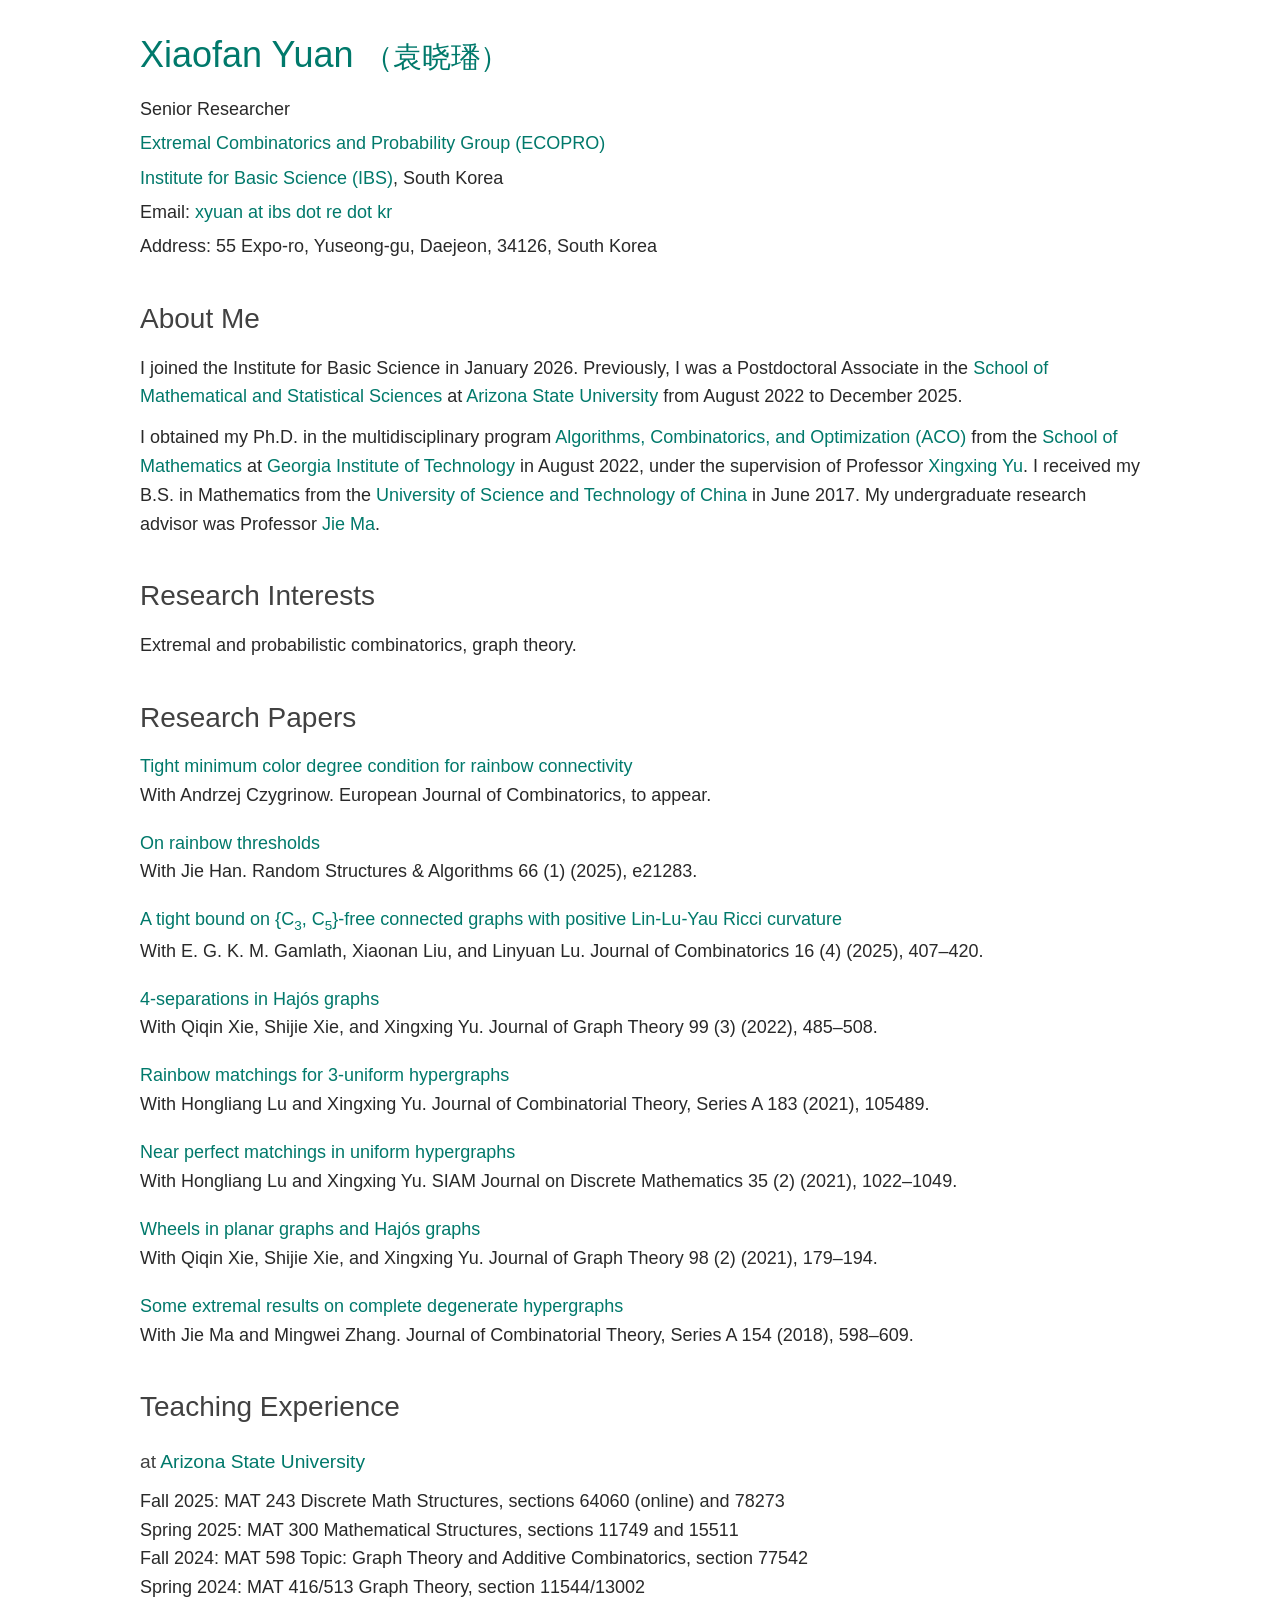
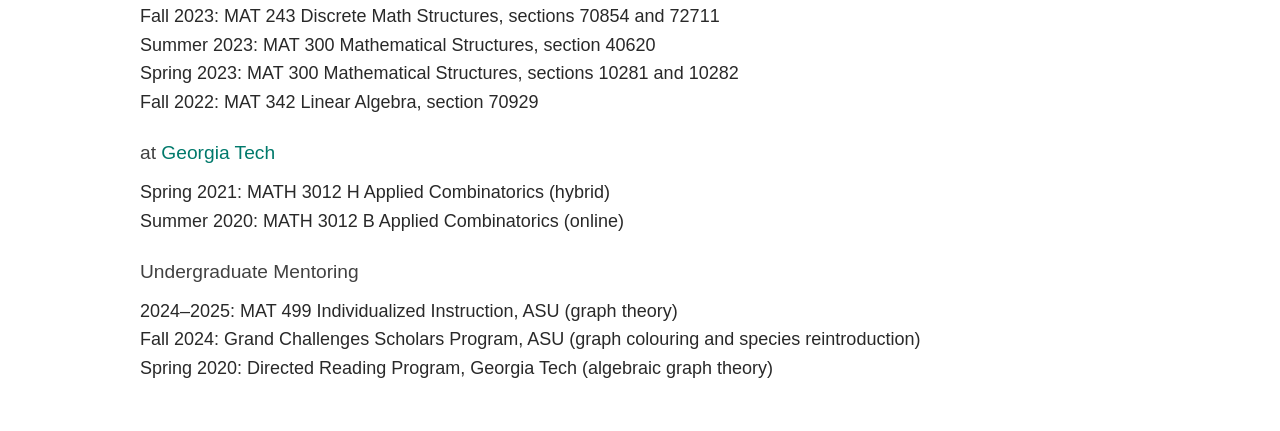
<file: index.html>
<!DOCTYPE html>
<html lang="en">
<head>
  <meta charset="UTF-8">
  <meta name="viewport" content="width=device-width, initial-scale=1">
  <meta name="description" content="Xiaofan Yuan, Senior Researcher at IBS ECOPRO. Extremal and probabilistic combinatorics and graph theory.">
  <title>Xiaofan Yuan's Homepage</title>
  <style>
    * { box-sizing: border-box; }
    body {
      margin: 0;
      background: #fff;
      color: #292929;
      font-family: "Segoe UI", Arial, "Noto Sans CJK SC", "Microsoft YaHei", sans-serif;
      font-size: 18px;
      line-height: 1.6;
    }
    main { width: 80%; max-width: 1000px; margin: 2rem auto 3rem; }
    h1, h2, h3 { font-weight: 500; line-height: 1.3; }
    h1 { margin: 0 0 1rem; font-size: 2.25rem; }
    h2 { margin: 2.5rem 0 1rem; font-size: 1.75rem; color: #414141; }
    h3 { margin: 1.5rem 0 .75rem; font-size: 1.2rem; color: #414141; }
    p { margin: .75rem 0; }
    header p { margin: .35rem 0; }
    a { color: #00796b; text-decoration: none; text-underline-offset: .18em; }
    a:hover { text-decoration: underline; }
    a:focus-visible { outline: 2px solid #00796b; outline-offset: 4px; }
    .chinese-name { display: inline-block; font-size: .8em; }
    .paper { margin-bottom: 1.2rem; }
    sub { font-size: .75em; }
    @media (max-width: 640px) {
      body { font-size: 16px; }
      main { width: auto; margin: 1.5rem 1.15rem 3rem; }
      h1 { font-size: 2rem; }
      h2 { font-size: 1.5rem; }
    }
  </style>
</head>
<body>
  <main>
    <header>
      <h1><a href="./">Xiaofan Yuan <span class="chinese-name" lang="zh-Hans">（袁晓璠）</span></a></h1>
      <p>Senior Researcher</p>
      <p><a href="https://www.ibs.re.kr/ecopro/">Extremal Combinatorics and Probability Group (ECOPRO)</a></p>
      <p><a href="https://www.ibs.re.kr/">Institute for Basic Science (IBS)</a>, South Korea</p>
      <p>Email: <a href="mailto:xyuan@ibs.re.kr">xyuan at ibs dot re dot kr</a></p>
      <p>Address: 55 Expo-ro, Yuseong-gu, Daejeon, 34126, South Korea</p>
    </header>

    <section aria-labelledby="about-heading">
      <h2 id="about-heading">About Me</h2>
      <p>
        I joined the Institute for Basic Science in January 2026.
        Previously, I was a Postdoctoral Associate in the
        <a href="https://math.asu.edu/">School of Mathematical and Statistical Sciences</a>
        at <a href="https://www.asu.edu/">Arizona State University</a>
        from August 2022 to December 2025.
        </p>
      <p>
        I obtained my Ph.D. in the multidisciplinary program 
        <a href="http://www.aco.gatech.edu" style="text-decoration:none">Algorithms, Combinatorics, and Optimization (ACO)</a> 
        from the <a href="http://www.math.gatech.edu" style="text-decoration:none">School of Mathematics</a> at
      <a href="https://www.gatech.edu/">Georgia Institute of Technology</a> in August 2022,
        under the supervision of Professor <a href="https://people.math.gatech.edu/~yu/">Xingxing Yu</a>.
      
        I received my B.S. in Mathematics from the
        <a href="https://en.ustc.edu.cn/">University of Science and Technology of China</a>
        in June 2017. My undergraduate research advisor was Professor
        <a href="https://staff.ustc.edu.cn/~jiema/">Jie Ma</a>.
      </p>
    </section>

    <section aria-labelledby="research-heading">
      <h2 id="research-heading">Research Interests</h2>
      <p>Extremal and probabilistic combinatorics, graph theory.</p>
    </section>

    <section aria-labelledby="papers-heading">
      <h2 id="papers-heading">Research Papers</h2>

      <p class="paper">
        <a href="https://arxiv.org/abs/2411.09095">Tight minimum color degree condition for rainbow connectivity</a><br>
        With Andrzej Czygrinow. European Journal of Combinatorics, to appear.
      </p>

      <p class="paper">
        <a href="https://doi.org/10.1002/rsa.21283">On rainbow thresholds</a><br>
        With Jie Han. Random Structures &amp; Algorithms 66 (1) (2025), e21283. 
      </p>

       <p class="paper">
        <a href="https://arxiv.org/abs/2312.16593">A tight bound on {C<sub>3</sub>, C<sub>5</sub>}-free connected graphs with positive Lin-Lu-Yau Ricci curvature</a><br>
        With E. G. K. M. Gamlath, Xiaonan Liu, and Linyuan Lu. Journal of Combinatorics 16 (4) (2025), 407–420.
      </p>

       <p class="paper">
        <a href="https://doi.org/10.1002/jgt.22751">4-separations in Hajós graphs</a><br>
        With Qiqin Xie, Shijie Xie, and Xingxing Yu. Journal of Graph Theory 99 (3) (2022), 485–508.
      </p>

       <p class="paper">
        <a href="https://doi.org/10.1016/j.jcta.2021.105489">Rainbow matchings for 3-uniform hypergraphs</a><br>
        With Hongliang Lu and Xingxing Yu. Journal of Combinatorial Theory, Series A 183 (2021), 105489.
      </p>

       <p class="paper">
        <a href="https://doi.org/10.1137/19M1300662">Near perfect matchings in uniform hypergraphs</a><br>
        With Hongliang Lu and Xingxing Yu. SIAM Journal on Discrete Mathematics 35 (2) (2021), 1022–1049.
      </p>

       
      <p class="paper">
        <a href="https://doi.org/10.1002/jgt.22687">Wheels in planar graphs and Hajós graphs</a><br>
        With Qiqin Xie, Shijie Xie, and Xingxing Yu. Journal of Graph Theory 98 (2) (2021), 179–194.
      </p>


      <p class="paper">
        <a href="https://doi.org/10.1016/j.jcta.2017.10.002">Some extremal results on complete degenerate hypergraphs</a><br>
        With Jie Ma and Mingwei Zhang. Journal of Combinatorial Theory, Series A 154 (2018), 598–609.
      </p>

     
      
    </section>

    <section aria-labelledby="teaching-heading">
      <h2 id="teaching-heading">Teaching Experience</h2>
      <h3>at <a href="https://search.asu.edu/profile/4226552">Arizona State University</a></h3>
      <p>
        Fall 2025: MAT 243 Discrete Math Structures, sections 64060 (online) and 78273<br>
        Spring 2025: MAT 300 Mathematical Structures, sections 11749 and 15511<br>
        Fall 2024: MAT 598 Topic: Graph Theory and Additive Combinatorics, section 77542<br>
        Spring 2024: MAT 416/513 Graph Theory, section 11544/13002<br>
        Fall 2023: MAT 243 Discrete Math Structures, sections 70854 and 72711<br>
        Summer 2023: MAT 300 Mathematical Structures, section 40620<br>
        Spring 2023: MAT 300 Mathematical Structures, sections 10281 and 10282<br>
        Fall 2022: MAT 342 Linear Algebra, section 70929
      </p>

      <h3>at <a href="https://www.gatech.edu/">Georgia Tech</a></h3>
      <p>
        Spring 2021: MATH 3012 H Applied Combinatorics (hybrid)<br>
        Summer 2020: MATH 3012 B Applied Combinatorics (online)<br>
      </p>

      <h3>Undergraduate Mentoring</h3>
      <p>
        2024–2025: MAT 499 Individualized Instruction, ASU (graph theory)<br>
        Fall 2024: Grand Challenges Scholars Program, ASU
        (graph colouring and species reintroduction)<br>
        Spring 2020: Directed Reading Program, Georgia Tech
        (algebraic graph theory)
      </p>

    </section>
  </main>
</body>
</html>
</file>
